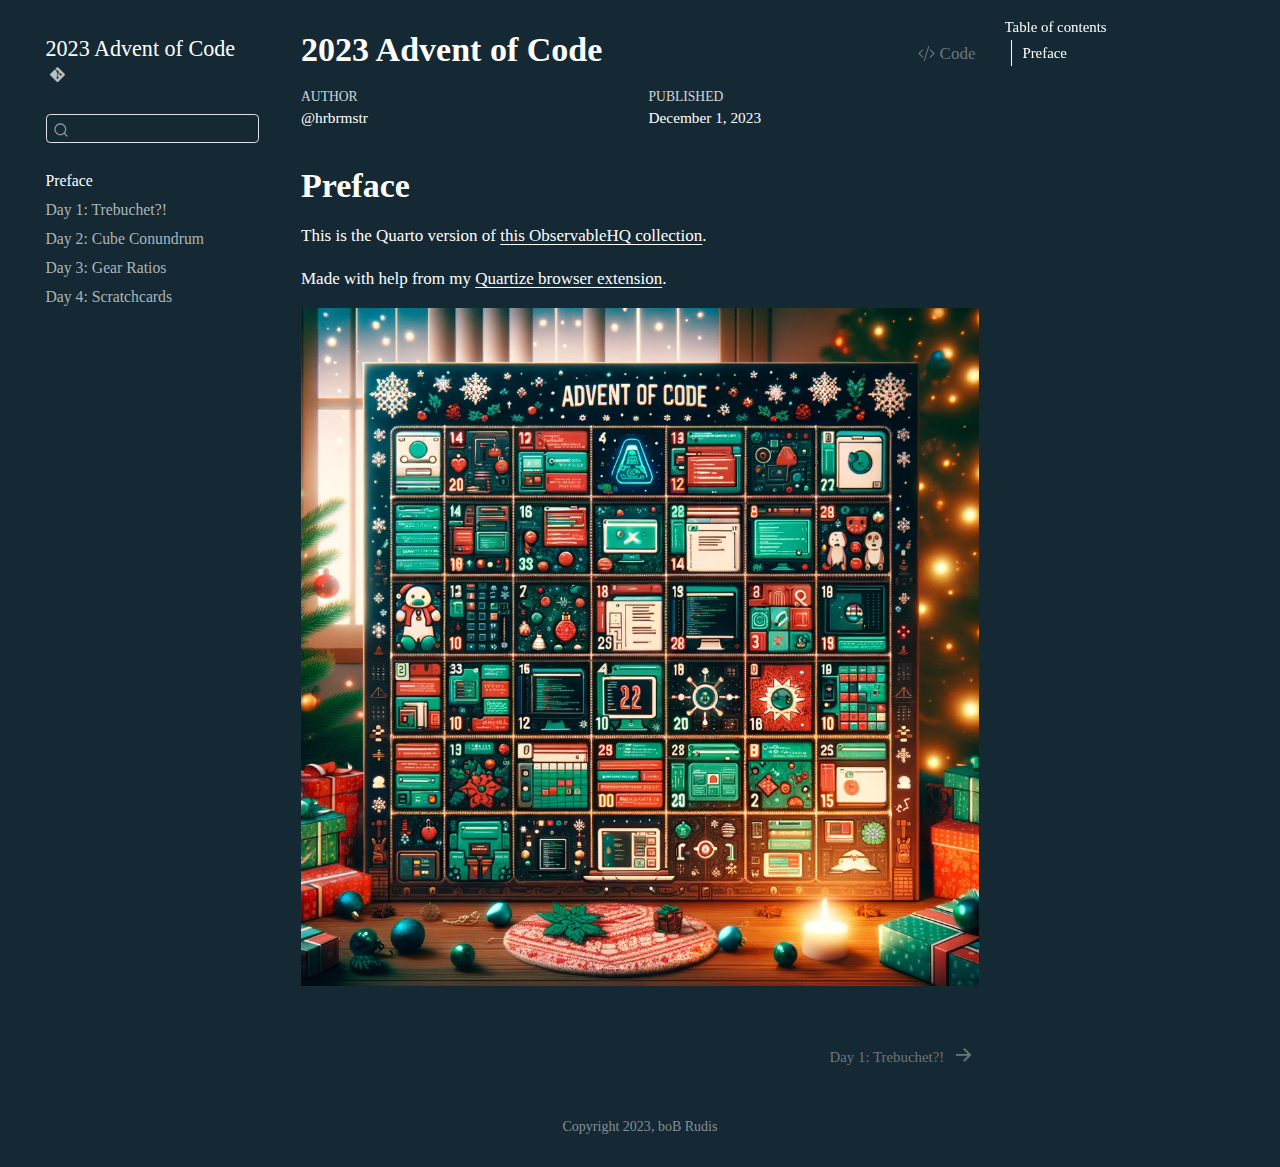
<file: _book/index.html>
<!DOCTYPE html>
<html xmlns="http://www.w3.org/1999/xhtml" lang="en" xml:lang="en"><head>

<meta charset="utf-8">
<meta name="generator" content="quarto-1.4.504">

<meta name="viewport" content="width=device-width, initial-scale=1.0, user-scalable=yes">

<meta name="author" content="@hrbrmstr">
<meta name="dcterms.date" content="2023-12-01">

<title>2023 Advent of Code</title>
<style>
code{white-space: pre-wrap;}
span.smallcaps{font-variant: small-caps;}
div.columns{display: flex; gap: min(4vw, 1.5em);}
div.column{flex: auto; overflow-x: auto;}
div.hanging-indent{margin-left: 1.5em; text-indent: -1.5em;}
ul.task-list{list-style: none;}
ul.task-list li input[type="checkbox"] {
  width: 0.8em;
  margin: 0 0.8em 0.2em -1em; /* quarto-specific, see https://github.com/quarto-dev/quarto-cli/issues/4556 */ 
  vertical-align: middle;
}
/* CSS for syntax highlighting */
pre > code.sourceCode { white-space: pre; position: relative; }
pre > code.sourceCode > span { line-height: 1.25; }
pre > code.sourceCode > span:empty { height: 1.2em; }
.sourceCode { overflow: visible; }
code.sourceCode > span { color: inherit; text-decoration: inherit; }
div.sourceCode { margin: 1em 0; }
pre.sourceCode { margin: 0; }
@media screen {
div.sourceCode { overflow: auto; }
}
@media print {
pre > code.sourceCode { white-space: pre-wrap; }
pre > code.sourceCode > span { text-indent: -5em; padding-left: 5em; }
}
pre.numberSource code
  { counter-reset: source-line 0; }
pre.numberSource code > span
  { position: relative; left: -4em; counter-increment: source-line; }
pre.numberSource code > span > a:first-child::before
  { content: counter(source-line);
    position: relative; left: -1em; text-align: right; vertical-align: baseline;
    border: none; display: inline-block;
    -webkit-touch-callout: none; -webkit-user-select: none;
    -khtml-user-select: none; -moz-user-select: none;
    -ms-user-select: none; user-select: none;
    padding: 0 4px; width: 4em;
  }
pre.numberSource { margin-left: 3em;  padding-left: 4px; }
div.sourceCode
  {   }
@media screen {
pre > code.sourceCode > span > a:first-child::before { text-decoration: underline; }
}
</style>


<script src="site_libs/quarto-nav/quarto-nav.js"></script>
<script src="site_libs/quarto-nav/headroom.min.js"></script>
<script src="site_libs/clipboard/clipboard.min.js"></script>
<script src="site_libs/quarto-search/autocomplete.umd.js"></script>
<script src="site_libs/quarto-search/fuse.min.js"></script>
<script src="site_libs/quarto-search/quarto-search.js"></script>
<meta name="quarto:offset" content="./">
<link href="./day-01.html" rel="next">
<link href="./static/favicon.ico" rel="icon">
<script src="site_libs/quarto-html/quarto.js"></script>
<script src="site_libs/quarto-html/popper.min.js"></script>
<script src="site_libs/quarto-html/tippy.umd.min.js"></script>
<script src="site_libs/quarto-html/anchor.min.js"></script>
<link href="site_libs/quarto-html/tippy.css" rel="stylesheet">
<link href="site_libs/quarto-html/quarto-syntax-highlighting-dark.css" rel="stylesheet" id="quarto-text-highlighting-styles">
<script src="site_libs/bootstrap/bootstrap.min.js"></script>
<link href="site_libs/bootstrap/bootstrap-icons.css" rel="stylesheet">
<link href="site_libs/bootstrap/bootstrap.min.css" rel="stylesheet" id="quarto-bootstrap" data-mode="dark">
<script id="quarto-search-options" type="application/json">{
  "location": "sidebar",
  "copy-button": false,
  "collapse-after": 3,
  "panel-placement": "start",
  "type": "textbox",
  "limit": 50,
  "keyboard-shortcut": [
    "f",
    "/",
    "s"
  ],
  "show-item-context": false,
  "language": {
    "search-no-results-text": "No results",
    "search-matching-documents-text": "matching documents",
    "search-copy-link-title": "Copy link to search",
    "search-hide-matches-text": "Hide additional matches",
    "search-more-match-text": "more match in this document",
    "search-more-matches-text": "more matches in this document",
    "search-clear-button-title": "Clear",
    "search-detached-cancel-button-title": "Cancel",
    "search-submit-button-title": "Submit",
    "search-label": "Search"
  }
}</script>
<script async="" src="https://hypothes.is/embed.js"></script>
<script>
  window.document.addEventListener("DOMContentLoaded", function (_event) {
    document.body.classList.add('hypothesis-enabled');
  });
</script>
<link rel="preconnect" href="https://rsms.me/">
<link rel="stylesheet" href="https://rsms.me/inter/inter.css">


<link rel="stylesheet" href="static/custom.css">
<meta name="twitter:title" content="2023 Advent of Code">
<meta name="twitter:description" content="">
<meta name="twitter:card" content="summary">
</head>

<body class="nav-sidebar floating">

<div id="quarto-search-results"></div>
  <header id="quarto-header" class="headroom fixed-top">
  <nav class="quarto-secondary-nav">
    <div class="container-fluid d-flex">
      <button type="button" class="quarto-btn-toggle btn" data-bs-toggle="collapse" data-bs-target=".quarto-sidebar-collapse-item" aria-controls="quarto-sidebar" aria-expanded="false" aria-label="Toggle sidebar navigation" onclick="if (window.quartoToggleHeadroom) { window.quartoToggleHeadroom(); }">
        <i class="bi bi-layout-text-sidebar-reverse"></i>
      </button>
        <nav class="quarto-page-breadcrumbs" aria-label="breadcrumb"><ol class="breadcrumb"><li class="breadcrumb-item"><a href="./index.html">Preface</a></li></ol></nav>
        <a class="flex-grow-1" role="button" data-bs-toggle="collapse" data-bs-target=".quarto-sidebar-collapse-item" aria-controls="quarto-sidebar" aria-expanded="false" aria-label="Toggle sidebar navigation" onclick="if (window.quartoToggleHeadroom) { window.quartoToggleHeadroom(); }">      
        </a>
      <button type="button" class="btn quarto-search-button" aria-label="" onclick="window.quartoOpenSearch();">
        <i class="bi bi-search"></i>
      </button>
    </div>
  </nav>
</header>
<!-- content -->
<div id="quarto-content" class="quarto-container page-columns page-rows-contents page-layout-article">
<!-- sidebar -->
  <nav id="quarto-sidebar" class="sidebar collapse collapse-horizontal quarto-sidebar-collapse-item sidebar-navigation floating overflow-auto">
    <div class="pt-lg-2 mt-2 text-left sidebar-header">
    <div class="sidebar-title mb-0 py-0">
      <a href="./">2023 Advent of Code</a> 
        <div class="sidebar-tools-main">
    <a href="https://gitlab.com/hrbrmstr/2023-advofcode/" title="Source Code" class="quarto-navigation-tool px-1" aria-label="Source Code"><i class="bi bi-git"></i></a>
</div>
    </div>
      </div>
        <div class="mt-2 flex-shrink-0 align-items-center">
        <div class="sidebar-search">
        <div id="quarto-search" class="" title="Search"></div>
        </div>
        </div>
    <div class="sidebar-menu-container"> 
    <ul class="list-unstyled mt-1">
        <li class="sidebar-item">
  <div class="sidebar-item-container"> 
  <a href="./index.html" class="sidebar-item-text sidebar-link active">
 <span class="menu-text">Preface</span></a>
  </div>
</li>
        <li class="sidebar-item">
  <div class="sidebar-item-container"> 
  <a href="./day-01.html" class="sidebar-item-text sidebar-link">
 <span class="menu-text">Day 1: Trebuchet?!</span></a>
  </div>
</li>
        <li class="sidebar-item">
  <div class="sidebar-item-container"> 
  <a href="./day-02.html" class="sidebar-item-text sidebar-link">
 <span class="menu-text">Day 2: Cube Conundrum</span></a>
  </div>
</li>
        <li class="sidebar-item">
  <div class="sidebar-item-container"> 
  <a href="./day-03.html" class="sidebar-item-text sidebar-link">
 <span class="menu-text">Day 3: Gear Ratios</span></a>
  </div>
</li>
        <li class="sidebar-item">
  <div class="sidebar-item-container"> 
  <a href="./day-04.html" class="sidebar-item-text sidebar-link">
 <span class="menu-text">Day 4: Scratchcards</span></a>
  </div>
</li>
    </ul>
    </div>
</nav>
<div id="quarto-sidebar-glass" class="quarto-sidebar-collapse-item" data-bs-toggle="collapse" data-bs-target=".quarto-sidebar-collapse-item"></div>
<!-- margin-sidebar -->
    <div id="quarto-margin-sidebar" class="sidebar margin-sidebar">
        <nav id="TOC" role="doc-toc" class="toc-active">
    <h2 id="toc-title">Table of contents</h2>
   
  <ul>
  <li><a href="#preface" id="toc-preface" class="nav-link active" data-scroll-target="#preface">Preface</a></li>
  </ul>
</nav>
    </div>
<!-- main -->
<main class="content" id="quarto-document-content">

<header id="title-block-header" class="quarto-title-block default">
<div class="quarto-title">
<div class="quarto-title-block"><div><h1 class="title">2023 Advent of Code</h1><button type="button" class="btn code-tools-button" id="quarto-code-tools-source"><i class="bi"></i> Code</button></div></div>
</div>



<div class="quarto-title-meta">

    <div>
    <div class="quarto-title-meta-heading">Author</div>
    <div class="quarto-title-meta-contents">
             <p><span class="citation" data-cites="hrbrmstr">@hrbrmstr</span> </p>
          </div>
  </div>
    
    <div>
    <div class="quarto-title-meta-heading">Published</div>
    <div class="quarto-title-meta-contents">
      <p class="date">December 1, 2023</p>
    </div>
  </div>
  
    
  </div>
  


</header>


<section id="preface" class="level1 unnumbered">
<h1 class="unnumbered">Preface</h1>
<p>This is the Quarto version of <a href="https://observablehq.com/@hrbrmstr/2023-day-1-trebuchet?collection=@hrbrmstr/2023-advent-of-code">this ObservableHQ collection</a>.</p>
<p>Made with help from my <a href="https://chromewebstore.google.com/detail/quartize/bcggojdjahdjhccmeanbnidmoicknmbb">Quartize browser extension</a>.</p>
<p><img src="./static/advent-of-code.png" class="img-fluid"></p>


<!-- -->

</section>

</main> <!-- /main -->
<script id="quarto-html-after-body" type="application/javascript">
window.document.addEventListener("DOMContentLoaded", function (event) {
  const toggleBodyColorMode = (bsSheetEl) => {
    const mode = bsSheetEl.getAttribute("data-mode");
    const bodyEl = window.document.querySelector("body");
    if (mode === "dark") {
      bodyEl.classList.add("quarto-dark");
      bodyEl.classList.remove("quarto-light");
    } else {
      bodyEl.classList.add("quarto-light");
      bodyEl.classList.remove("quarto-dark");
    }
  }
  const toggleBodyColorPrimary = () => {
    const bsSheetEl = window.document.querySelector("link#quarto-bootstrap");
    if (bsSheetEl) {
      toggleBodyColorMode(bsSheetEl);
    }
  }
  toggleBodyColorPrimary();  
  const icon = "";
  const anchorJS = new window.AnchorJS();
  anchorJS.options = {
    placement: 'right',
    icon: icon
  };
  anchorJS.add('.anchored');
  const isCodeAnnotation = (el) => {
    for (const clz of el.classList) {
      if (clz.startsWith('code-annotation-')) {                     
        return true;
      }
    }
    return false;
  }
  const clipboard = new window.ClipboardJS('.code-copy-button', {
    text: function(trigger) {
      const codeEl = trigger.previousElementSibling.cloneNode(true);
      for (const childEl of codeEl.children) {
        if (isCodeAnnotation(childEl)) {
          childEl.remove();
        }
      }
      return codeEl.innerText;
    }
  });
  clipboard.on('success', function(e) {
    // button target
    const button = e.trigger;
    // don't keep focus
    button.blur();
    // flash "checked"
    button.classList.add('code-copy-button-checked');
    var currentTitle = button.getAttribute("title");
    button.setAttribute("title", "Copied!");
    let tooltip;
    if (window.bootstrap) {
      button.setAttribute("data-bs-toggle", "tooltip");
      button.setAttribute("data-bs-placement", "left");
      button.setAttribute("data-bs-title", "Copied!");
      tooltip = new bootstrap.Tooltip(button, 
        { trigger: "manual", 
          customClass: "code-copy-button-tooltip",
          offset: [0, -8]});
      tooltip.show();    
    }
    setTimeout(function() {
      if (tooltip) {
        tooltip.hide();
        button.removeAttribute("data-bs-title");
        button.removeAttribute("data-bs-toggle");
        button.removeAttribute("data-bs-placement");
      }
      button.setAttribute("title", currentTitle);
      button.classList.remove('code-copy-button-checked');
    }, 1000);
    // clear code selection
    e.clearSelection();
  });
  const viewSource = window.document.getElementById('quarto-view-source') ||
                     window.document.getElementById('quarto-code-tools-source');
  if (viewSource) {
    const sourceUrl = viewSource.getAttribute("data-quarto-source-url");
    viewSource.addEventListener("click", function(e) {
      if (sourceUrl) {
        // rstudio viewer pane
        if (/\bcapabilities=\b/.test(window.location)) {
          window.open(sourceUrl);
        } else {
          window.location.href = sourceUrl;
        }
      } else {
        const modal = new bootstrap.Modal(document.getElementById('quarto-embedded-source-code-modal'));
        modal.show();
      }
      return false;
    });
  }
  function toggleCodeHandler(show) {
    return function(e) {
      const detailsSrc = window.document.querySelectorAll(".cell > details > .sourceCode");
      for (let i=0; i<detailsSrc.length; i++) {
        const details = detailsSrc[i].parentElement;
        if (show) {
          details.open = true;
        } else {
          details.removeAttribute("open");
        }
      }
      const cellCodeDivs = window.document.querySelectorAll(".cell > .sourceCode");
      const fromCls = show ? "hidden" : "unhidden";
      const toCls = show ? "unhidden" : "hidden";
      for (let i=0; i<cellCodeDivs.length; i++) {
        const codeDiv = cellCodeDivs[i];
        if (codeDiv.classList.contains(fromCls)) {
          codeDiv.classList.remove(fromCls);
          codeDiv.classList.add(toCls);
        } 
      }
      return false;
    }
  }
  const hideAllCode = window.document.getElementById("quarto-hide-all-code");
  if (hideAllCode) {
    hideAllCode.addEventListener("click", toggleCodeHandler(false));
  }
  const showAllCode = window.document.getElementById("quarto-show-all-code");
  if (showAllCode) {
    showAllCode.addEventListener("click", toggleCodeHandler(true));
  }
  function tippyHover(el, contentFn, onTriggerFn, onUntriggerFn) {
    const config = {
      allowHTML: true,
      maxWidth: 500,
      delay: 100,
      arrow: false,
      appendTo: function(el) {
          return el.parentElement;
      },
      interactive: true,
      interactiveBorder: 10,
      theme: 'quarto',
      placement: 'bottom-start',
    };
    if (contentFn) {
      config.content = contentFn;
    }
    if (onTriggerFn) {
      config.onTrigger = onTriggerFn;
    }
    if (onUntriggerFn) {
      config.onUntrigger = onUntriggerFn;
    }
    window.tippy(el, config); 
  }
  const noterefs = window.document.querySelectorAll('a[role="doc-noteref"]');
  for (var i=0; i<noterefs.length; i++) {
    const ref = noterefs[i];
    tippyHover(ref, function() {
      // use id or data attribute instead here
      let href = ref.getAttribute('data-footnote-href') || ref.getAttribute('href');
      try { href = new URL(href).hash; } catch {}
      const id = href.replace(/^#\/?/, "");
      const note = window.document.getElementById(id);
      return note.innerHTML;
    });
  }
  const xrefs = window.document.querySelectorAll('a.quarto-xref');
  const processXRef = (id, note) => {
    // Strip column container classes
    const stripColumnClz = (el) => {
      el.classList.remove("page-full", "page-columns");
      if (el.children) {
        for (const child of el.children) {
          stripColumnClz(child);
        }
      }
    }
    stripColumnClz(note)
    const typesetMath = (el) => {
      if (window.MathJax) {
        // MathJax Typeset
        window.MathJax.typeset([el]);
      } else if (window.katex) {
        // KaTeX Render
        var mathElements = el.getElementsByClassName("math");
        var macros = [];
        for (var i = 0; i < mathElements.length; i++) {
          var texText = mathElements[i].firstChild;
          if (mathElements[i].tagName == "SPAN") {
            window.katex.render(texText.data, mathElements[i], {
              displayMode: mathElements[i].classList.contains('display'),
              throwOnError: false,
              macros: macros,
              fleqn: false
            });
          }
        }
      }
    }
    if (id === null || id.startsWith('sec-')) {
      // Special case sections, only their first couple elements
      const container = document.createElement("div");
      if (note.children && note.children.length > 2) {
        container.appendChild(note.children[0].cloneNode(true));
        for (let i = 1; i < note.children.length; i++) {
          const child = note.children[i];
          if (child.tagName === "P" && child.innerText === "") {
            continue;
          } else {
            container.appendChild(child.cloneNode(true));
            break;
          }
        }
        typesetMath(container);
        return container.innerHTML
      } else {
        typesetMath(note);
        return note.innerHTML;
      }
    } else {
      // Remove any anchor links if they are present
      const anchorLink = note.querySelector('a.anchorjs-link');
      if (anchorLink) {
        anchorLink.remove();
      }
      typesetMath(note);
      return note.innerHTML;
    }
  }
  for (var i=0; i<xrefs.length; i++) {
    const xref = xrefs[i];
    tippyHover(xref, undefined, function(instance) {
      instance.disable();
      let url = xref.getAttribute('href');
      let hash = undefined; 
      if (url.startsWith('#')) {
        hash = url;
      } else {
        try { hash = new URL(url).hash; } catch {}
      }
      if (hash) {
        const id = hash.replace(/^#\/?/, "");
        const note = window.document.getElementById(id);
        if (note !== null) {
          try {
            const html = processXRef(id, note.cloneNode(true));
            instance.setContent(html);
          } finally {
            instance.enable();
            instance.show();
          }
        } else {
          // See if we can fetch this
          fetch(url.split('#')[0])
          .then(res => res.text())
          .then(html => {
            const parser = new DOMParser();
            const htmlDoc = parser.parseFromString(html, "text/html");
            const note = htmlDoc.getElementById(id);
            if (note !== null) {
              const html = processXRef(id, note);
              instance.setContent(html);
            } 
          }).finally(() => {
            instance.enable();
            instance.show();
          });
        }
      } else {
        // See if we can fetch a full url (with no hash to target)
        // This is a special case and we should probably do some content thinning / targeting
        fetch(url)
        .then(res => res.text())
        .then(html => {
          const parser = new DOMParser();
          const htmlDoc = parser.parseFromString(html, "text/html");
          const note = htmlDoc.querySelector('main.content');
          if (note !== null) {
            // This should only happen for chapter cross references
            // (since there is no id in the URL)
            // remove the first header
            if (note.children.length > 0 && note.children[0].tagName === "HEADER") {
              note.children[0].remove();
            }
            const html = processXRef(null, note);
            instance.setContent(html);
          } 
        }).finally(() => {
          instance.enable();
          instance.show();
        });
      }
    }, function(instance) {
    });
  }
      let selectedAnnoteEl;
      const selectorForAnnotation = ( cell, annotation) => {
        let cellAttr = 'data-code-cell="' + cell + '"';
        let lineAttr = 'data-code-annotation="' +  annotation + '"';
        const selector = 'span[' + cellAttr + '][' + lineAttr + ']';
        return selector;
      }
      const selectCodeLines = (annoteEl) => {
        const doc = window.document;
        const targetCell = annoteEl.getAttribute("data-target-cell");
        const targetAnnotation = annoteEl.getAttribute("data-target-annotation");
        const annoteSpan = window.document.querySelector(selectorForAnnotation(targetCell, targetAnnotation));
        const lines = annoteSpan.getAttribute("data-code-lines").split(",");
        const lineIds = lines.map((line) => {
          return targetCell + "-" + line;
        })
        let top = null;
        let height = null;
        let parent = null;
        if (lineIds.length > 0) {
            //compute the position of the single el (top and bottom and make a div)
            const el = window.document.getElementById(lineIds[0]);
            top = el.offsetTop;
            height = el.offsetHeight;
            parent = el.parentElement.parentElement;
          if (lineIds.length > 1) {
            const lastEl = window.document.getElementById(lineIds[lineIds.length - 1]);
            const bottom = lastEl.offsetTop + lastEl.offsetHeight;
            height = bottom - top;
          }
          if (top !== null && height !== null && parent !== null) {
            // cook up a div (if necessary) and position it 
            let div = window.document.getElementById("code-annotation-line-highlight");
            if (div === null) {
              div = window.document.createElement("div");
              div.setAttribute("id", "code-annotation-line-highlight");
              div.style.position = 'absolute';
              parent.appendChild(div);
            }
            div.style.top = top - 2 + "px";
            div.style.height = height + 4 + "px";
            div.style.left = 0;
            let gutterDiv = window.document.getElementById("code-annotation-line-highlight-gutter");
            if (gutterDiv === null) {
              gutterDiv = window.document.createElement("div");
              gutterDiv.setAttribute("id", "code-annotation-line-highlight-gutter");
              gutterDiv.style.position = 'absolute';
              const codeCell = window.document.getElementById(targetCell);
              const gutter = codeCell.querySelector('.code-annotation-gutter');
              gutter.appendChild(gutterDiv);
            }
            gutterDiv.style.top = top - 2 + "px";
            gutterDiv.style.height = height + 4 + "px";
          }
          selectedAnnoteEl = annoteEl;
        }
      };
      const unselectCodeLines = () => {
        const elementsIds = ["code-annotation-line-highlight", "code-annotation-line-highlight-gutter"];
        elementsIds.forEach((elId) => {
          const div = window.document.getElementById(elId);
          if (div) {
            div.remove();
          }
        });
        selectedAnnoteEl = undefined;
      };
        // Handle positioning of the toggle
    window.addEventListener(
      "resize",
      throttle(() => {
        elRect = undefined;
        if (selectedAnnoteEl) {
          selectCodeLines(selectedAnnoteEl);
        }
      }, 10)
    );
    function throttle(fn, ms) {
    let throttle = false;
    let timer;
      return (...args) => {
        if(!throttle) { // first call gets through
            fn.apply(this, args);
            throttle = true;
        } else { // all the others get throttled
            if(timer) clearTimeout(timer); // cancel #2
            timer = setTimeout(() => {
              fn.apply(this, args);
              timer = throttle = false;
            }, ms);
        }
      };
    }
      // Attach click handler to the DT
      const annoteDls = window.document.querySelectorAll('dt[data-target-cell]');
      for (const annoteDlNode of annoteDls) {
        annoteDlNode.addEventListener('click', (event) => {
          const clickedEl = event.target;
          if (clickedEl !== selectedAnnoteEl) {
            unselectCodeLines();
            const activeEl = window.document.querySelector('dt[data-target-cell].code-annotation-active');
            if (activeEl) {
              activeEl.classList.remove('code-annotation-active');
            }
            selectCodeLines(clickedEl);
            clickedEl.classList.add('code-annotation-active');
          } else {
            // Unselect the line
            unselectCodeLines();
            clickedEl.classList.remove('code-annotation-active');
          }
        });
      }
  const findCites = (el) => {
    const parentEl = el.parentElement;
    if (parentEl) {
      const cites = parentEl.dataset.cites;
      if (cites) {
        return {
          el,
          cites: cites.split(' ')
        };
      } else {
        return findCites(el.parentElement)
      }
    } else {
      return undefined;
    }
  };
  var bibliorefs = window.document.querySelectorAll('a[role="doc-biblioref"]');
  for (var i=0; i<bibliorefs.length; i++) {
    const ref = bibliorefs[i];
    const citeInfo = findCites(ref);
    if (citeInfo) {
      tippyHover(citeInfo.el, function() {
        var popup = window.document.createElement('div');
        citeInfo.cites.forEach(function(cite) {
          var citeDiv = window.document.createElement('div');
          citeDiv.classList.add('hanging-indent');
          citeDiv.classList.add('csl-entry');
          var biblioDiv = window.document.getElementById('ref-' + cite);
          if (biblioDiv) {
            citeDiv.innerHTML = biblioDiv.innerHTML;
          }
          popup.appendChild(citeDiv);
        });
        return popup.innerHTML;
      });
    }
  }
});
</script>
<nav class="page-navigation">
  <div class="nav-page nav-page-previous">
  </div>
  <div class="nav-page nav-page-next">
      <a href="./day-01.html" class="pagination-link" aria-label="Day 1: Trebuchet?!">
        <span class="nav-page-text">Day 1: Trebuchet?!</span> <i class="bi bi-arrow-right-short"></i>
      </a>
  </div>
</nav><div class="modal fade" id="quarto-embedded-source-code-modal" tabindex="-1" aria-labelledby="quarto-embedded-source-code-modal-label" aria-hidden="true"><div class="modal-dialog modal-dialog-scrollable"><div class="modal-content"><div class="modal-header"><h5 class="modal-title" id="quarto-embedded-source-code-modal-label">Source Code</h5><button class="btn-close" data-bs-dismiss="modal"></button></div><div class="modal-body"><div class="">
<div class="sourceCode" id="cb1" data-shortcodes="false"><pre class="sourceCode markdown code-with-copy"><code class="sourceCode markdown"><span id="cb1-1"><a href="#cb1-1" aria-hidden="true" tabindex="-1"></a><span class="fu"># Preface {.unnumbered}</span></span>
<span id="cb1-2"><a href="#cb1-2" aria-hidden="true" tabindex="-1"></a></span>
<span id="cb1-3"><a href="#cb1-3" aria-hidden="true" tabindex="-1"></a>This is the Quarto version of <span class="co">[</span><span class="ot">this ObservableHQ collection</span><span class="co">](https://observablehq.com/@hrbrmstr/2023-day-1-trebuchet?collection=@hrbrmstr/2023-advent-of-code)</span>.</span>
<span id="cb1-4"><a href="#cb1-4" aria-hidden="true" tabindex="-1"></a></span>
<span id="cb1-5"><a href="#cb1-5" aria-hidden="true" tabindex="-1"></a>Made with help from my <span class="co">[</span><span class="ot">Quartize browser extension</span><span class="co">](https://chromewebstore.google.com/detail/quartize/bcggojdjahdjhccmeanbnidmoicknmbb)</span>.</span>
<span id="cb1-6"><a href="#cb1-6" aria-hidden="true" tabindex="-1"></a></span>
<span id="cb1-7"><a href="#cb1-7" aria-hidden="true" tabindex="-1"></a><span class="al">![](/static/advent-of-code.png)</span></span></code><button title="Copy to Clipboard" class="code-copy-button"><i class="bi"></i></button></pre></div>
</div></div></div></div></div>
</div> <!-- /content -->
<footer class="footer">
  <div class="nav-footer">
    <div class="nav-footer-left">
      &nbsp;
    </div>   
    <div class="nav-footer-center">
<p>Copyright 2023, boB Rudis</p>
</div>
    <div class="nav-footer-right">
      &nbsp;
    </div>
  </div>
</footer>




</body></html>
</file>
<file: _book/site_libs/quarto-html/tippy.css>
.tippy-box[data-animation=fade][data-state=hidden]{opacity:0}[data-tippy-root]{max-width:calc(100vw - 10px)}.tippy-box{position:relative;background-color:#333;color:#fff;border-radius:4px;font-size:14px;line-height:1.4;white-space:normal;outline:0;transition-property:transform,visibility,opacity}.tippy-box[data-placement^=top]>.tippy-arrow{bottom:0}.tippy-box[data-placement^=top]>.tippy-arrow:before{bottom:-7px;left:0;border-width:8px 8px 0;border-top-color:initial;transform-origin:center top}.tippy-box[data-placement^=bottom]>.tippy-arrow{top:0}.tippy-box[data-placement^=bottom]>.tippy-arrow:before{top:-7px;left:0;border-width:0 8px 8px;border-bottom-color:initial;transform-origin:center bottom}.tippy-box[data-placement^=left]>.tippy-arrow{right:0}.tippy-box[data-placement^=left]>.tippy-arrow:before{border-width:8px 0 8px 8px;border-left-color:initial;right:-7px;transform-origin:center left}.tippy-box[data-placement^=right]>.tippy-arrow{left:0}.tippy-box[data-placement^=right]>.tippy-arrow:before{left:-7px;border-width:8px 8px 8px 0;border-right-color:initial;transform-origin:center right}.tippy-box[data-inertia][data-state=visible]{transition-timing-function:cubic-bezier(.54,1.5,.38,1.11)}.tippy-arrow{width:16px;height:16px;color:#333}.tippy-arrow:before{content:"";position:absolute;border-color:transparent;border-style:solid}.tippy-content{position:relative;padding:5px 9px;z-index:1}
</file>
<file: _book/site_libs/quarto-html/quarto-syntax-highlighting-dark.css>
/* quarto syntax highlight colors */
:root {
  --quarto-hl-al-color: #ff3333;
  --quarto-hl-an-color: #e6b673;
  --quarto-hl-at-color: #59c2ff;
  --quarto-hl-bn-color: #e6b450;
  --quarto-hl-bu-color: #95e6cb;
  --quarto-hl-ch-color: #95e6cb;
  --quarto-hl-co-color: #626a73;
  --quarto-hl-cv-color: #ffee99;
  --quarto-hl-cn-color: #ffee99;
  --quarto-hl-cf-color: #ff8f40;
  --quarto-hl-dt-color: #ff8f40;
  --quarto-hl-dv-color: #e6b450;
  --quarto-hl-do-color: #626a73;
  --quarto-hl-er-color: #ff3333;
  --quarto-hl-ex-color: #59c2ff;
  --quarto-hl-fl-color: #e6b450;
  --quarto-hl-fu-color: #ffb454;
  --quarto-hl-im-color: #c2d94c;
  --quarto-hl-in-color: #e6b450;
  --quarto-hl-kw-color: #ff8f40;
  --quarto-hl-op-color: #f29668;
  --quarto-hl-pp-color: #f07178;
  --quarto-hl-re-color: #59c2ff;
  --quarto-hl-sc-color: #95e6cb;
  --quarto-hl-ss-color: #95e6cb;
  --quarto-hl-st-color: #c2d94c;
  --quarto-hl-va-color: #39bae6;
  --quarto-hl-vs-color: #c2d94c;
  --quarto-hl-wa-color: #f07178;
}

/* other quarto variables */
:root {
  --quarto-font-monospace: SFMono-Regular, Menlo, Monaco, Consolas, "Liberation Mono", "Courier New", monospace;
}

code span.al {
  background-color: #2a0f15;
  font-weight: bold;
  color: #ff3333;
}

code span.an {
  color: #e6b673;
}

code span.at {
  color: #59c2ff;
}

code span.bn {
  color: #e6b450;
}

code span.bu {
  color: #95e6cb;
}

code span.ch {
  color: #95e6cb;
}

code span.co {
  font-style: italic;
  color: #626a73;
}

code span.cv {
  color: #ffee99;
}

code span.cn {
  color: #ffee99;
}

code span.cf {
  font-weight: bold;
  color: #ff8f40;
}

code span.dt {
  color: #ff8f40;
}

code span.dv {
  color: #e6b450;
}

code span.do {
  color: #626a73;
}

code span.er {
  color: #ff3333;
  text-decoration: underline;
}

code span.ex {
  font-weight: bold;
  color: #59c2ff;
}

code span.fl {
  color: #e6b450;
}

code span.fu {
  color: #ffb454;
}

code span.im {
  color: #c2d94c;
}

code span.in {
  color: #e6b450;
}

code span.kw {
  font-weight: bold;
  color: #ff8f40;
}

pre > code.sourceCode > span {
  color: #b3b1ad;
}

code span {
  color: #b3b1ad;
}

code.sourceCode > span {
  color: #b3b1ad;
}

div.sourceCode,
div.sourceCode pre.sourceCode {
  color: #b3b1ad;
}

code span.op {
  color: #f29668;
}

code span.pp {
  color: #f07178;
}

code span.re {
  background-color: #173649;
  color: #59c2ff;
}

code span.sc {
  color: #95e6cb;
}

code span.ss {
  color: #95e6cb;
}

code span.st {
  color: #c2d94c;
}

code span.va {
  color: #39bae6;
}

code span.vs {
  color: #c2d94c;
}

code span.wa {
  color: #f07178;
}

.prevent-inlining {
  content: "</";
}

/*# sourceMappingURL=935a306eefa94366c21e1a970dddb765.css.map */
</file>
<file: _book/static/custom.css>
:root {
  --quarto-body-bg: #142933;
  --quarto-body-color: #fff;
  --quarto-text-muted: #aaa;
  --quarto-border-color: #dee2e6;
  --quarto-border-width: 1px;
  --quarto-border-radius: 0.25rem;
  --bs-body-color: #fff;
  --quarto-font-monospace: "Fira Code", Inconsolata, Menlo, Monaco, Consolas, "Liberation Mono", "Courier New", monospace;
  font-variant-ligatures: discretionary-ligatures;
  color-scheme: dark;
}

div.cell-output pre {
  color: #fff;
}

pre {
  font-variant-ligatures: discretionary-ligatures;
}
</file>
